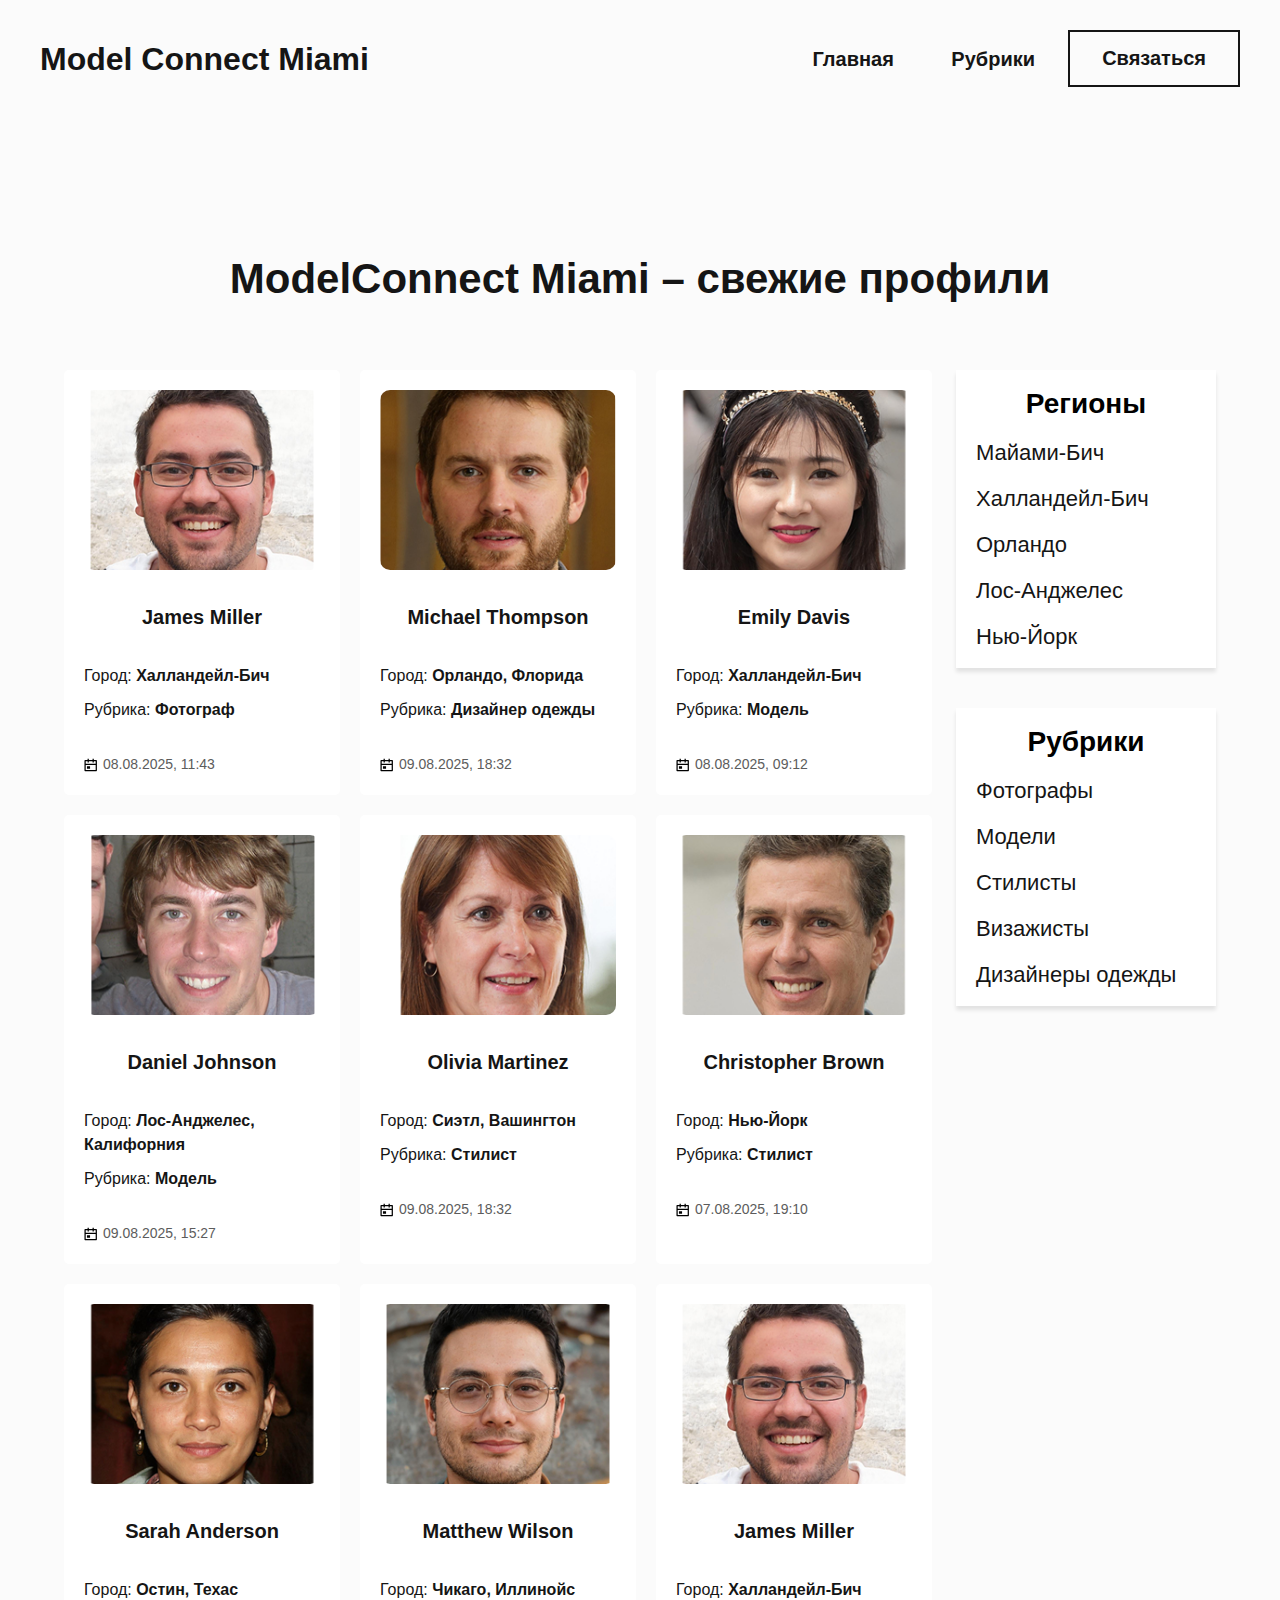
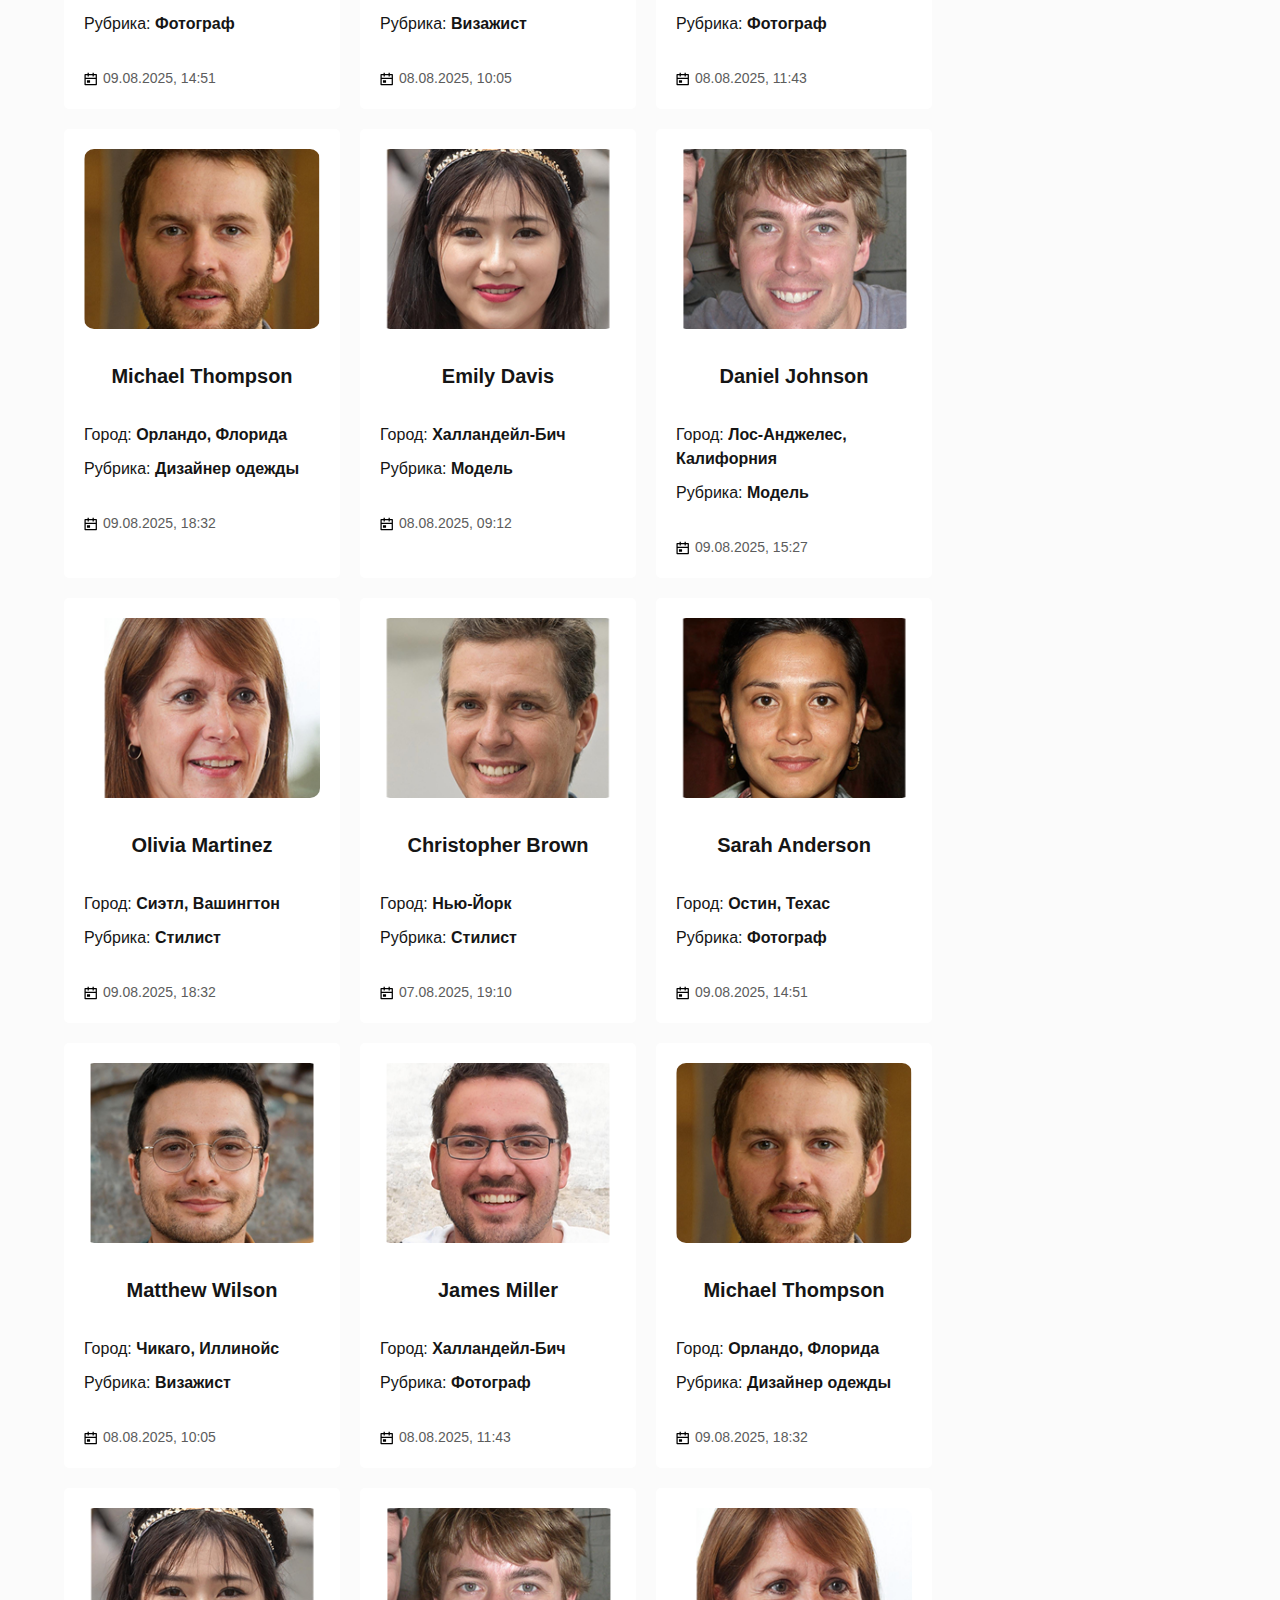
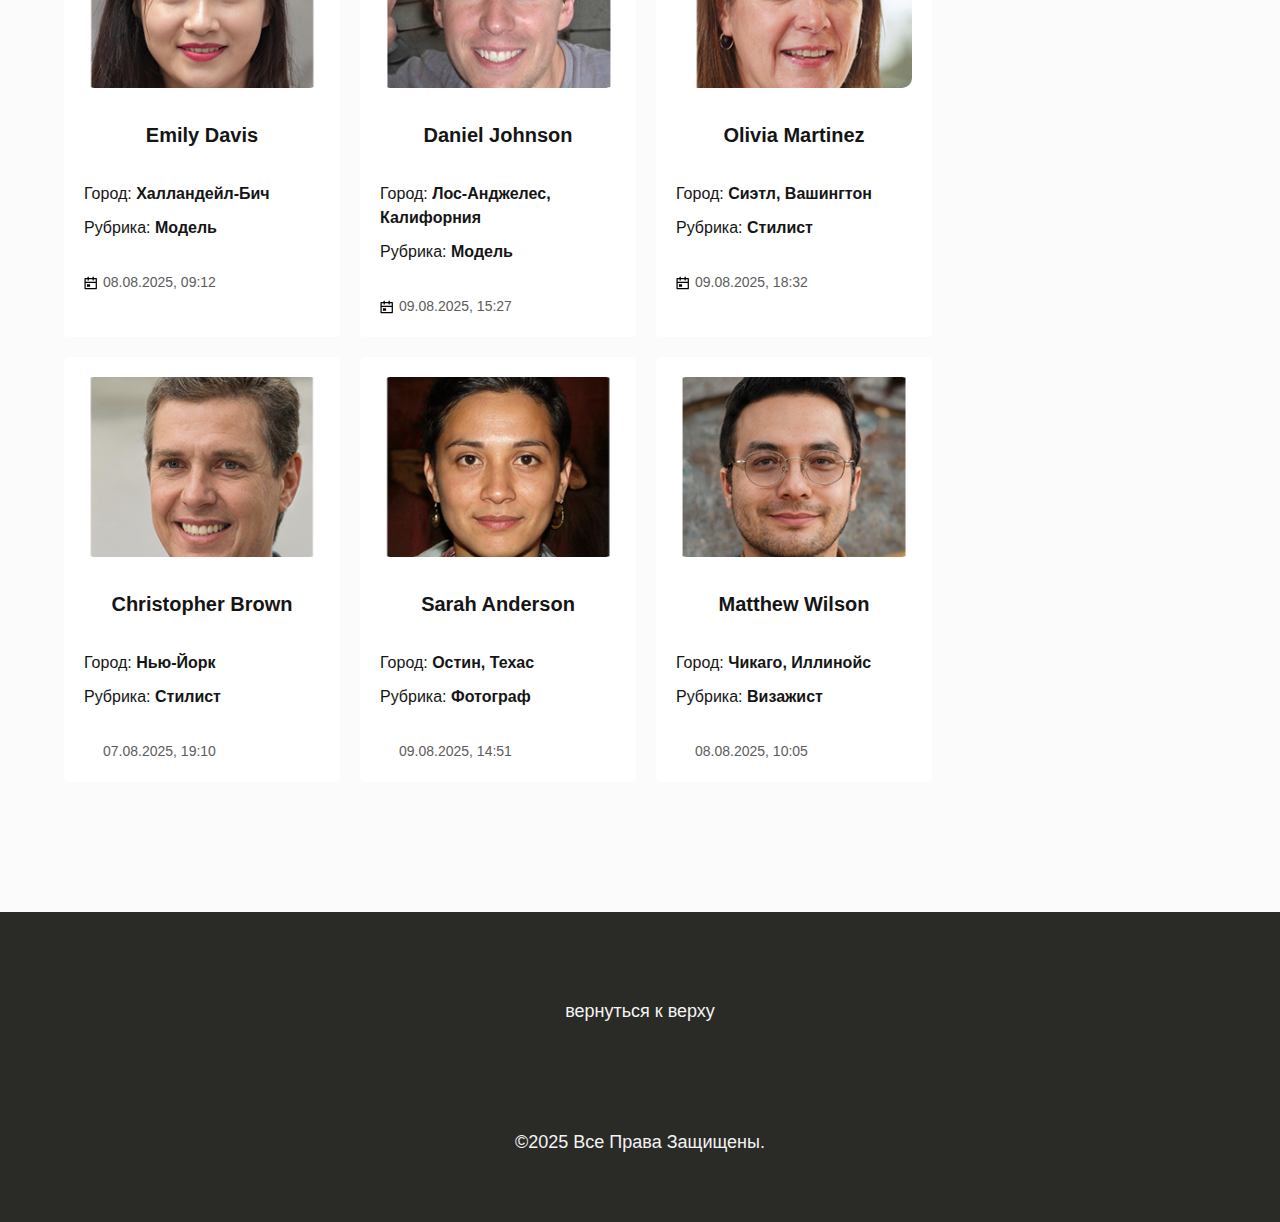
<file: index.html>
<!DOCTYPE html>
<html lang="ru">
  <head>
    <meta charset="UTF-8" />
    <meta name="viewport" content="width=device-width, initial-scale=1.0" />
    <title>ModelConnect Miami – свежие профили</title>
    <link rel="stylesheet" href="./css/style.css" />
  </head>
  <body>
    <header class="header-wrapper">
      <p class="header-logo-text">Model Connect Miami</p>
      <nav id="navigation">
        <ul class="header-nav-list">
          <li class="header-nav-item">
            <a class="header-nav-item-text" href="./index.html">Главная</a>
          </li>
          <li class="header-nav-item">
            <a class="header-nav-item-text" href="./region.html">Рубрики</a>
          </li>
          <button class="header-button">Связаться</button>
        </ul>
      </nav>
      <img src="./img/icons/menu-burger.svg" alt="Меню" class="menu-icon" />
    </header>

    <main>
      <section class="profiles-section">
        <h1 class="profiles-section-title">
          ModelConnect Miami – свежие профили
        </h1>
        <div class="main-layout">
          <div class="profiles-section-cards">
            <article class="card">
              <a href="post.html" class="card-link">
                <img
                  class="profile-image"
                  src="./img/profiles/jam_mill.png"
                  alt="James Miller"
                  loading="lazy"
                />
                <h2 class="profile-name">James Miller</h2>
                <div class="profile-details">
                  <p class="profile-city">
                    Город: <span class="city-name"> Халландейл-Бич </span>
                  </p>
                  <p class="profile-job">
                    Рубрика:<span class="job-name"> Фотограф</span>
                  </p>
                </div>
                <div class="profile-time">
                  <img
                    src="./img/icons/time.svg"
                    alt="Иконка времени"
                    class="time-icon"
                    loading="lazy"
                  />
                  <time class="profile-datetime" datetime="2025-08-08T11:43"
                    >08.08.2025, 11:43</time
                  >
                </div>
              </a>
            </article>

            <article class="card">
              <img
                class="profile-image"
                src="./img/profiles/michael_th.png"
                alt="Michael Thompson"
                loading="lazy"
              />
              <h2 class="profile-name">Michael Thompson</h2>
              <div class="profile-details">
                <p class="profile-city">
                  Город: <span class="city-name"> Орландо, Флорида </span>
                </p>
                <p class="profile-job">
                  Рубрика:<span class="job-name"> Дизайнер одежды</span>
                </p>
              </div>
              <div class="profile-time">
                <img
                  src="./img/icons/time.svg"
                  alt="Иконка времени"
                  class="time-icon"
                  loading="lazy"
                />
                <time class="profile-datetime" datetime="2025-08-08T11:43"
                  >09.08.2025, 18:32</time
                >
              </div>
            </article>

            <article class="card">
              <img
                class="profile-image"
                src="./img/profiles/emily_dav.png"
                alt="Emily Davis"
                loading="lazy"
              />
              <h2 class="profile-name">Emily Davis</h2>
              <div class="profile-details">
                <p class="profile-city">
                  Город:
                  <span class="city-name"> Халландейл-Бич</span>
                </p>
                <p class="profile-job">
                  Рубрика:<span class="job-name"> Модель</span>
                </p>
              </div>
              <div class="profile-time">
                <img
                  src="./img/icons/time.svg"
                  alt="Иконка времени"
                  class="time-icon"
                  loading="lazy"
                />
                <time class="profile-datetime" datetime="2025-08-08T11:43"
                  >08.08.2025, 09:12</time
                >
              </div>
            </article>

            <article class="card">
              <img
                class="profile-image"
                src="./img/profiles/daniel_john.png"
                alt="Daniel Johnson"
                loading="lazy"
              />
              <h2 class="profile-name">Daniel Johnson</h2>
              <div class="profile-details">
                <p class="profile-city">
                  Город:
                  <span class="city-name"> Лос-Анджелес, Калифорния </span>
                </p>
                <p class="profile-job">
                  Рубрика:<span class="job-name"> Модель</span>
                </p>
              </div>
              <div class="profile-time">
                <img
                  src="./img/icons/time.svg"
                  alt="Иконка времени"
                  class="time-icon"
                  loading="lazy"
                />
                <time class="profile-datetime" datetime="2025-08-08T11:43"
                  >09.08.2025, 15:27</time
                >
              </div>
            </article>

            <article class="card">
              <img
                class="profile-image"
                src="./img/profiles/olivia_mart.png"
                alt="Olivia Martinez"
                loading="lazy"
              />
              <h2 class="profile-name">Olivia Martinez</h2>
              <div class="profile-details">
                <p class="profile-city">
                  Город: <span class="city-name"> Сиэтл, Вашингтон </span>
                </p>
                <p class="profile-job">
                  Рубрика:<span class="job-name"> Стилист</span>
                </p>
              </div>
              <div class="profile-time">
                <img
                  src="./img/icons/time.svg"
                  alt="Иконка времени"
                  class="time-icon"
                  loading="lazy"
                />
                <time class="profile-datetime" datetime="2025-08-08T11:43"
                  >09.08.2025, 18:32</time
                >
              </div>
            </article>

            <article class="card">
              <img
                class="profile-image"
                src="./img/profiles/chtist_br.png"
                alt="Christopher Brown"
                loading="lazy"
              />
              <h2 class="profile-name">Christopher Brown</h2>
              <div class="profile-details">
                <p class="profile-city">
                  Город: <span class="city-name"> Нью-Йорк </span>
                </p>
                <p class="profile-job">
                  Рубрика:<span class="job-name"> Стилист</span>
                </p>
              </div>
              <div class="profile-time">
                <img
                  src="./img/icons/time.svg"
                  alt="Иконка времени"
                  class="time-icon"
                  loading="lazy"
                />
                <time class="profile-datetime" datetime="2025-08-08T11:43"
                  >07.08.2025, 19:10</time
                >
              </div>
            </article>

            <article class="card">
              <img
                class="profile-image"
                src="./img/profiles/sarah_anderson.png"
                alt="Sarah Anderson"
                loading="lazy"
              />
              <h2 class="profile-name">Sarah Anderson</h2>
              <div class="profile-details">
                <p class="profile-city">
                  Город: <span class="city-name"> Остин, Техас</span>
                </p>
                <p class="profile-job">
                  Рубрика:<span class="job-name"> Фотограф</span>
                </p>
              </div>
              <div class="profile-time">
                <img
                  src="./img/icons/time.svg"
                  alt="Иконка времени"
                  class="time-icon"
                  loading="lazy"
                />
                <time class="profile-datetime" datetime="2025-08-08T11:43"
                  >09.08.2025, 14:51</time
                >
              </div>
            </article>

            <article class="card">
              <img
                class="profile-image"
                src="./img/profiles/mathew_wil.png"
                alt="Matthew Wilson"
                loading="lazy"
              />
              <h2 class="profile-name">Matthew Wilson</h2>
              <div class="profile-details">
                <p class="profile-city">
                  Город: <span class="city-name"> Чикаго, Иллинойс </span>
                </p>
                <p class="profile-job">
                  Рубрика:<span class="job-name"> Визажист</span>
                </p>
              </div>
              <div class="profile-time">
                <img
                  src="./img/icons/time.svg"
                  alt="Иконка времени"
                  class="time-icon"
                  loading="lazy"
                />
                <time class="profile-datetime" datetime="2025-08-08T11:43"
                  >08.08.2025, 10:05</time
                >
              </div>
            </article>

            <article class="card">
              <a href="post.html" class="card-link">
                <img
                  class="profile-image"
                  src="./img/profiles/jam_mill.png"
                  alt="James Miller"
                  loading="lazy"
                />
                <h2 class="profile-name">James Miller</h2>
                <div class="profile-details">
                  <p class="profile-city">
                    Город: <span class="city-name"> Халландейл-Бич </span>
                  </p>
                  <p class="profile-job">
                    Рубрика:<span class="job-name"> Фотограф</span>
                  </p>
                </div>
                <div class="profile-time">
                  <img
                    src="./img/icons/time.svg"
                    alt="Иконка времени"
                    class="time-icon"
                    loading="lazy"
                  />
                  <time class="profile-datetime" datetime="2025-08-08T11:43"
                    >08.08.2025, 11:43</time
                  >
                </div>
              </a>
            </article>

            <article class="card">
              <img
                class="profile-image"
                src="./img/profiles/michael_th.png"
                alt="Michael Thompson"
                loading="lazy"
              />
              <h2 class="profile-name">Michael Thompson</h2>
              <div class="profile-details">
                <p class="profile-city">
                  Город: <span class="city-name"> Орландо, Флорида </span>
                </p>
                <p class="profile-job">
                  Рубрика:<span class="job-name"> Дизайнер одежды</span>
                </p>
              </div>
              <div class="profile-time">
                <img
                  src="./img/icons/time.svg"
                  alt="Иконка времени"
                  class="time-icon"
                  loading="lazy"
                />
                <time class="profile-datetime" datetime="2025-08-08T11:43"
                  >09.08.2025, 18:32</time
                >
              </div>
            </article>

            <article class="card">
              <img
                class="profile-image"
                src="./img/profiles/emily_dav.png"
                alt="Emily Davis"
                loading="lazy"
              />
              <h2 class="profile-name">Emily Davis</h2>
              <div class="profile-details">
                <p class="profile-city">
                  Город:
                  <span class="city-name"> Халландейл-Бич</span>
                </p>
                <p class="profile-job">
                  Рубрика:<span class="job-name"> Модель</span>
                </p>
              </div>
              <div class="profile-time">
                <img
                  src="./img/icons/time.svg"
                  alt="Иконка времени"
                  class="time-icon"
                  loading="lazy"
                />
                <time class="profile-datetime" datetime="2025-08-08T11:43"
                  >08.08.2025, 09:12</time
                >
              </div>
            </article>

            <article class="card">
              <img
                class="profile-image"
                src="./img/profiles/daniel_john.png"
                alt="Daniel Johnson"
                loading="lazy"
              />
              <h2 class="profile-name">Daniel Johnson</h2>
              <div class="profile-details">
                <p class="profile-city">
                  Город:
                  <span class="city-name"> Лос-Анджелес, Калифорния </span>
                </p>
                <p class="profile-job">
                  Рубрика:<span class="job-name"> Модель</span>
                </p>
              </div>
              <div class="profile-time">
                <img
                  src="./img/icons/time.svg"
                  alt="Иконка времени"
                  class="time-icon"
                  loading="lazy"
                />
                <time class="profile-datetime" datetime="2025-08-08T11:43"
                  >09.08.2025, 15:27</time
                >
              </div>
            </article>

            <article class="card">
              <img
                class="profile-image"
                src="./img/profiles/olivia_mart.png"
                alt="Olivia Martinez"
                loading="lazy"
              />
              <h2 class="profile-name">Olivia Martinez</h2>
              <div class="profile-details">
                <p class="profile-city">
                  Город: <span class="city-name"> Сиэтл, Вашингтон </span>
                </p>
                <p class="profile-job">
                  Рубрика:<span class="job-name"> Стилист</span>
                </p>
              </div>
              <div class="profile-time">
                <img
                  src="./img/icons/time.svg"
                  alt="Иконка времени"
                  class="time-icon"
                  loading="lazy"
                />
                <time class="profile-datetime" datetime="2025-08-08T11:43"
                  >09.08.2025, 18:32</time
                >
              </div>
            </article>

            <article class="card">
              <img
                class="profile-image"
                src="./img/profiles/chtist_br.png"
                alt="Christopher Brown"
                loading="lazy"
              />
              <h2 class="profile-name">Christopher Brown</h2>
              <div class="profile-details">
                <p class="profile-city">
                  Город: <span class="city-name"> Нью-Йорк </span>
                </p>
                <p class="profile-job">
                  Рубрика:<span class="job-name"> Стилист</span>
                </p>
              </div>
              <div class="profile-time">
                <img
                  src="./img/icons/time.svg"
                  alt="Иконка времени"
                  class="time-icon"
                  loading="lazy"
                />
                <time class="profile-datetime" datetime="2025-08-08T11:43"
                  >07.08.2025, 19:10</time
                >
              </div>
            </article>

            <article class="card">
              <img
                class="profile-image"
                src="./img/profiles/sarah_anderson.png"
                alt="Sarah Anderson"
                loading="lazy"
              />
              <h2 class="profile-name">Sarah Anderson</h2>
              <div class="profile-details">
                <p class="profile-city">
                  Город: <span class="city-name"> Остин, Техас</span>
                </p>
                <p class="profile-job">
                  Рубрика:<span class="job-name"> Фотограф</span>
                </p>
              </div>
              <div class="profile-time">
                <img
                  src="./img/icons/time.svg"
                  alt="Иконка времени"
                  class="time-icon"
                  loading="lazy"
                />
                <time class="profile-datetime" datetime="2025-08-08T11:43"
                  >09.08.2025, 14:51</time
                >
              </div>
            </article>

            <article class="card">
              <img
                class="profile-image"
                src="./img/profiles/mathew_wil.png"
                alt="Matthew Wilson"
                loading="lazy"
              />
              <h2 class="profile-name">Matthew Wilson</h2>
              <div class="profile-details">
                <p class="profile-city">
                  Город: <span class="city-name"> Чикаго, Иллинойс </span>
                </p>
                <p class="profile-job">
                  Рубрика:<span class="job-name"> Визажист</span>
                </p>
              </div>
              <div class="profile-time">
                <img
                  src="./img/icons/time.svg"
                  alt="Иконка времени"
                  class="time-icon"
                  loading="lazy"
                />
                <time class="profile-datetime" datetime="2025-08-08T11:43"
                  >08.08.2025, 10:05</time
                >
              </div>
            </article>

            <article class="card">
              <a href="post.html" class="card-link">
                <img
                  class="profile-image"
                  src="./img/profiles/jam_mill.png"
                  alt="James Miller"
                  loading="lazy"
                />
                <h2 class="profile-name">James Miller</h2>
                <div class="profile-details">
                  <p class="profile-city">
                    Город: <span class="city-name"> Халландейл-Бич </span>
                  </p>
                  <p class="profile-job">
                    Рубрика:<span class="job-name"> Фотограф</span>
                  </p>
                </div>
                <div class="profile-time">
                  <img
                    src="./img/icons/time.svg"
                    alt="Иконка времени"
                    class="time-icon"
                    loading="lazy"
                  />
                  <time class="profile-datetime" datetime="2025-08-08T11:43"
                    >08.08.2025, 11:43</time
                  >
                </div>
              </a>
            </article>

            <article class="card">
              <img
                class="profile-image"
                src="./img/profiles/michael_th.png"
                alt="Michael Thompson"
                loading="lazy"
              />
              <h2 class="profile-name">Michael Thompson</h2>
              <div class="profile-details">
                <p class="profile-city">
                  Город: <span class="city-name"> Орландо, Флорида </span>
                </p>
                <p class="profile-job">
                  Рубрика:<span class="job-name"> Дизайнер одежды</span>
                </p>
              </div>
              <div class="profile-time">
                <img
                  src="./img/icons/time.svg"
                  alt="Иконка времени"
                  class="time-icon"
                  loading="lazy"
                />
                <time class="profile-datetime" datetime="2025-08-08T11:43"
                  >09.08.2025, 18:32</time
                >
              </div>
            </article>

            <article class="card">
              <img
                class="profile-image"
                src="./img/profiles/emily_dav.png"
                alt="Emily Davis"
                loading="lazy"
              />
              <h2 class="profile-name">Emily Davis</h2>
              <div class="profile-details">
                <p class="profile-city">
                  Город:
                  <span class="city-name"> Халландейл-Бич</span>
                </p>
                <p class="profile-job">
                  Рубрика:<span class="job-name"> Модель</span>
                </p>
              </div>
              <div class="profile-time">
                <img
                  src="./img/icons/time.svg"
                  alt="Иконка времени"
                  class="time-icon"
                  loading="lazy"
                />
                <time class="profile-datetime" datetime="2025-08-08T11:43"
                  >08.08.2025, 09:12</time
                >
              </div>
            </article>

            <article class="card">
              <img
                class="profile-image"
                src="./img/profiles/daniel_john.png"
                alt="Daniel Johnson"
                loading="lazy"
              />
              <h2 class="profile-name">Daniel Johnson</h2>
              <div class="profile-details">
                <p class="profile-city">
                  Город:
                  <span class="city-name"> Лос-Анджелес, Калифорния </span>
                </p>
                <p class="profile-job">
                  Рубрика:<span class="job-name"> Модель</span>
                </p>
              </div>
              <div class="profile-time">
                <img
                  src="./img/icons/time.svg"
                  alt="Иконка времени"
                  class="time-icon"
                  loading="lazy"
                />
                <time class="profile-datetime" datetime="2025-08-08T11:43"
                  >09.08.2025, 15:27</time
                >
              </div>
            </article>

            <article class="card">
              <img
                class="profile-image"
                src="./img/profiles/olivia_mart.png"
                alt="Olivia Martinez"
                loading="lazy"
              />
              <h2 class="profile-name">Olivia Martinez</h2>
              <div class="profile-details">
                <p class="profile-city">
                  Город: <span class="city-name"> Сиэтл, Вашингтон </span>
                </p>
                <p class="profile-job">
                  Рубрика:<span class="job-name"> Стилист</span>
                </p>
              </div>
              <div class="profile-time">
                <img
                  src="./img/icons/time.svg"
                  alt="Иконка времени"
                  class="time-icon"
                  loading="lazy"
                />
                <time class="profile-datetime" datetime="2025-08-08T11:43"
                  >09.08.2025, 18:32</time
                >
              </div>
            </article>

            <article class="card">
              <img
                class="profile-image"
                src="./img/profiles/chtist_br.png"
                alt="Christopher Brown"
                loading="lazy"
              />
              <h2 class="profile-name">Christopher Brown</h2>
              <div class="profile-details">
                <p class="profile-city">
                  Город: <span class="city-name"> Нью-Йорк </span>
                </p>
                <p class="profile-job">
                  Рубрика:<span class="job-name"> Стилист</span>
                </p>
              </div>
              <div class="profile-time">
                <img
                  src="./img/icons/time.svg"
                  alt="Иконка времени"
                  class="time-icon"
                  loading="lazy"
                />
                <time class="profile-datetime" datetime="2025-08-08T11:43"
                  >07.08.2025, 19:10</time
                >
              </div>
            </article>

            <article class="card">
              <img
                class="profile-image"
                src="./img/profiles/sarah_anderson.png"
                alt="Sarah Anderson"
                loading="lazy"
              />
              <h2 class="profile-name">Sarah Anderson</h2>
              <div class="profile-details">
                <p class="profile-city">
                  Город: <span class="city-name"> Остин, Техас</span>
                </p>
                <p class="profile-job">
                  Рубрика:<span class="job-name"> Фотограф</span>
                </p>
              </div>
              <div class="profile-time">
                <img
                  src="./img/icons/time.svg"
                  alt="Иконка времени"
                  class="time-icon"
                  loading="lazy"
                />
                <time class="profile-datetime" datetime="2025-08-08T11:43"
                  >09.08.2025, 14:51</time
                >
              </div>
            </article>

            <article class="card">
              <img
                class="profile-image"
                src="./img/profiles/mathew_wil.png"
                alt="Matthew Wilson"
                loading="lazy"
              />
              <h2 class="profile-name">Matthew Wilson</h2>
              <div class="profile-details">
                <p class="profile-city">
                  Город: <span class="city-name"> Чикаго, Иллинойс </span>
                </p>
                <p class="profile-job">
                  Рубрика:<span class="job-name"> Визажист</span>
                </p>
              </div>
              <div class="profile-time">
                <img
                  src="./img/icons/time.svg"
                  alt="Иконка времени"
                  class="time-icon"
                  loading="lazy"
                />
                <time class="profile-datetime" datetime="2025-08-08T11:43"
                  >08.08.2025, 10:05</time
                >
              </div>
            </article>
          </div>

          <aside class="sidebar">
            <section class="region-section-wrapper" aria-labelledby="regions">
              <h3 id="regions">Регионы</h3>
              <ul class="region-list">
                <li class="region-item">
                  <a href="./#">Майами-Бич</a>
                </li>
                <li class="region-item">
                  <a href="./region.html">Халландейл-Бич</a>
                </li>
                <li class="region-item"><a href="./#">Орландо</a></li>
                <li class="region-item">
                  <a href="./#">Лос-Анджелес</a>
                </li>
                <li class="region-item">
                  <a href="./#">Нью-Йорк</a>
                </li>
              </ul>
            </section>
            <section
              class="category-section-wrapper"
              aria-labelledby="categories"
            >
              <h3 id="categories">Рубрики</h3>
              <ul class="category-list">
                <li class="category-item">
                  <a href="./category.html">Фотографы</a>
                </li>
                <li class="category-item">
                  <a href="./#">Модели</a>
                </li>
                <li class="category-item">
                  <a href="./#">Стилисты</a>
                </li>
                <li class="category-item">
                  <a href="./#">Визажисты</a>
                </li>
                <li class="category-item">
                  <a href="./#">Дизайнеры одежды</a>
                </li>
              </ul>
            </section>
          </aside>
        </div>
      </section>
    </main>

    <footer class="footer-wrapper">
      <a href="#top" class="footer-back-to-top">
        <img
          class="footer-back-icon"
          src="./img/icons/arrow-top.svg"
          alt="Вверх"
          loading="lazy"
        />
        вернуться к верху
      </a>
      <div class="footer-social-list">
        <img
          src="./img/icons/facebook.svg"
          alt="facebook"
          class="footer-social-icon"
          loading="lazy"
        />
        <img
          src="./img/icons/linkedIn.svg"
          alt="linkedIn"
          class="footer-social-icon"
          loading="lazy"
        />
        <img
          src="./img/icons/gmail.svg"
          alt="gmail"
          class="footer-social-icon"
          loading="lazy"
        />
        <img
          src="./img/icons/instagram.svg"
          alt="instagram"
          class="footer-social-icon"
          loading="lazy"
        />
      </div>
      <p>&copy;2025 Все Права Защищены.</p>
    </footer>
  </body>
</html>
</file>
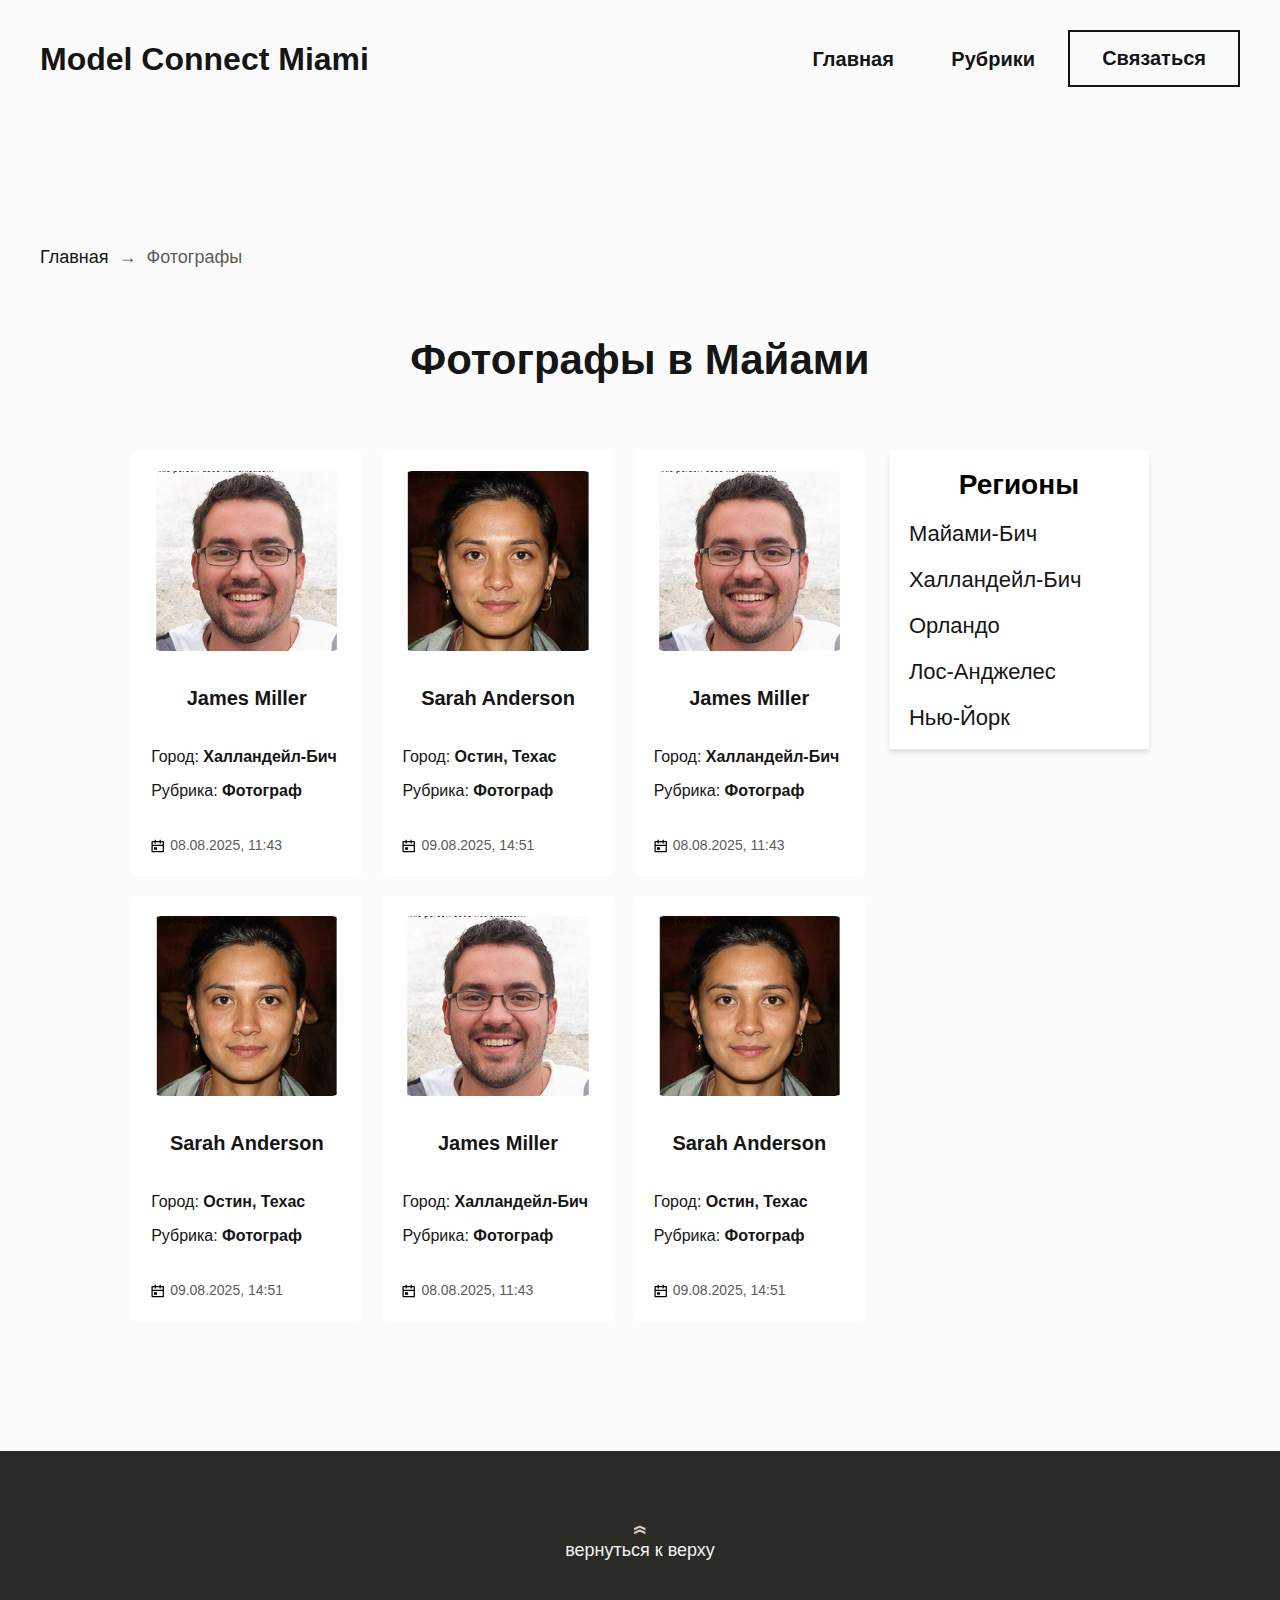
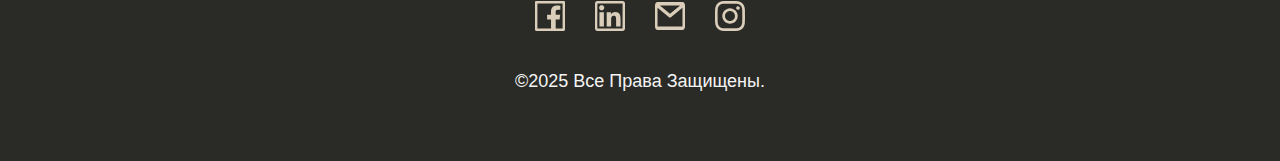
<file: category.html>
<!DOCTYPE html>
<html lang="en">
  <head>
    <meta charset="UTF-8" />
    <meta name="viewport" content="width=device-width, initial-scale=1.0" />
    <title>Category - Model Connect Miami</title>
    <link rel="stylesheet" href="./css/style.css" />
  </head>
  <body>
    <header class="header-wrapper">
      <p class="header-logo-text">Model Connect Miami</p>
      <nav id="navigation">
        <ul class="header-nav-list">
          <li class="header-nav-item">
            <a class="header-nav-item-text" href="./index.html">Главная</a>
          </li>
          <li class="header-nav-item">
            <a class="header-nav-item-text" href="./region.html">Рубрики</a>
          </li>
          <button class="header-button">Связаться</button>
        </ul>
      </nav>
      <img src="./img/icons/menu-burger.svg" alt="Меню" class="menu-icon" />
    </header>

    <main>
      <section class="profiles-section">
        <nav class="breadcrumbs" aria-label="breadcrumb">
          <ul>
            <li><a href="./index.html">Главная</a></li>
            <li>→</li>
            <li>Фотографы</li>
          </ul>
        </nav>
        <h1 class="profiles-section-title">Фотографы в Майами</h1>
        <div class="main-layout">
          <div class="profiles-section-cards">
            <article class="card">
              <a href="post.html" class="card-link">
                <img
                  class="profile-image"
                  src="./img/profiles/jam_mill.png"
                  alt="James Miller"
                  loading="lazy"
                />
                <h2 class="profile-name">James Miller</h2>
                <div class="profile-details">
                  <p class="profile-city">
                    Город: <span class="city-name"> Халландейл-Бич </span>
                  </p>
                  <p class="profile-job">
                    Рубрика:<span class="job-name"> Фотограф</span>
                  </p>
                </div>
                <div class="profile-time">
                  <img
                    src="./img/icons/time.svg"
                    alt="Иконка времени"
                    class="time-icon"
                    loading="lazy"
                  />
                  <time class="profile-datetime" datetime="2025-08-08T11:43"
                    >08.08.2025, 11:43</time
                  >
                </div>
              </a>
            </article>
            <article class="card">
              <img
                class="profile-image"
                src="./img/profiles/sarah_anderson.png"
                alt="Sarah Anderson"
                loading="lazy"
              />
              <h2 class="profile-name">Sarah Anderson</h2>
              <div class="profile-details">
                <p class="profile-city">
                  Город: <span class="city-name"> Остин, Техас</span>
                </p>
                <p class="profile-job">
                  Рубрика:<span class="job-name"> Фотограф</span>
                </p>
              </div>
              <div class="profile-time">
                <img
                  src="./img/icons/time.svg"
                  alt="Иконка времени"
                  class="time-icon"
                  loading="lazy"
                />
                <time class="profile-datetime" datetime="2025-08-08T11:43"
                  >09.08.2025, 14:51</time
                >
              </div>
            </article>
            <article class="card">
              <a href="post.html" class="card-link">
                <img
                  class="profile-image"
                  src="./img/profiles/jam_mill.png"
                  alt="James Miller"
                  loading="lazy"
                />
                <h2 class="profile-name">James Miller</h2>
                <div class="profile-details">
                  <p class="profile-city">
                    Город: <span class="city-name"> Халландейл-Бич </span>
                  </p>
                  <p class="profile-job">
                    Рубрика:<span class="job-name"> Фотограф</span>
                  </p>
                </div>
                <div class="profile-time">
                  <img
                    src="./img/icons/time.svg"
                    alt="Иконка времени"
                    class="time-icon"
                    loading="lazy"
                  />
                  <time class="profile-datetime" datetime="2025-08-08T11:43"
                    >08.08.2025, 11:43</time
                  >
                </div>
              </a>
            </article>
            <article class="card">
              <img
                class="profile-image"
                src="./img/profiles/sarah_anderson.png"
                alt="Sarah Anderson"
                loading="lazy"
              />
              <h2 class="profile-name">Sarah Anderson</h2>
              <div class="profile-details">
                <p class="profile-city">
                  Город: <span class="city-name"> Остин, Техас</span>
                </p>
                <p class="profile-job">
                  Рубрика:<span class="job-name"> Фотограф</span>
                </p>
              </div>
              <div class="profile-time">
                <img
                  src="./img/icons/time.svg"
                  alt="Иконка времени"
                  class="time-icon"
                  loading="lazy"
                />
                <time class="profile-datetime" datetime="2025-08-08T11:43"
                  >09.08.2025, 14:51</time
                >
              </div>
            </article>
            <article class="card">
              <a href="post.html" class="card-link">
                <img
                  class="profile-image"
                  src="./img/profiles/jam_mill.png"
                  alt="James Miller"
                  loading="lazy"
                />
                <h2 class="profile-name">James Miller</h2>
                <div class="profile-details">
                  <p class="profile-city">
                    Город: <span class="city-name"> Халландейл-Бич </span>
                  </p>
                  <p class="profile-job">
                    Рубрика:<span class="job-name"> Фотограф</span>
                  </p>
                </div>
                <div class="profile-time">
                  <img
                    src="./img/icons/time.svg"
                    alt="Иконка времени"
                    class="time-icon"
                    loading="lazy"
                  />
                  <time class="profile-datetime" datetime="2025-08-08T11:43"
                    >08.08.2025, 11:43</time
                  >
                </div>
              </a>
            </article>
            <article class="card">
              <img
                class="profile-image"
                src="./img/profiles/sarah_anderson.png"
                alt="Sarah Anderson"
                loading="lazy"
              />
              <h2 class="profile-name">Sarah Anderson</h2>
              <div class="profile-details">
                <p class="profile-city">
                  Город: <span class="city-name"> Остин, Техас</span>
                </p>
                <p class="profile-job">
                  Рубрика:<span class="job-name"> Фотограф</span>
                </p>
              </div>
              <div class="profile-time">
                <img
                  src="./img/icons/time.svg"
                  alt="Иконка времени"
                  class="time-icon"
                  loading="lazy"
                />
                <time class="profile-datetime" datetime="2025-08-08T11:43"
                  >09.08.2025, 14:51</time
                >
              </div>
            </article>
          </div>

          <aside class="sidebar">
            <section class="region-section-wrapper" aria-labelledby="regions">
              <h3 id="regions">Регионы</h3>
              <ul class="region-list">
                <li class="region-item">
                  <a href="./#">Майами-Бич</a>
                </li>
                <li class="region-item">
                  <a href="./region.html">Халландейл-Бич</a>
                </li>
                <li class="region-item"><a href="./#">Орландо</a></li>
                <li class="region-item">
                  <a href="./#">Лос-Анджелес</a>
                </li>
                <li class="region-item">
                  <a href="./#">Нью-Йорк</a>
                </li>
              </ul>
            </section>
          </aside>
        </div>
      </section>
    </main>

    <footer class="footer-wrapper">
      <a href="#top" class="footer-back-to-top">
        <img
          class="footer-back-icon"
          src="./img/icons/arrow-top.svg"
          alt="Вверх"
          loading="lazy"
        />
        вернуться к верху
      </a>
      <div class="footer-social-list">
        <img
          src="./img/icons/facebook.svg"
          alt="facebook"
          class="footer-social-icon"
          loading="lazy"
        />
        <img
          src="./img/icons/linkedIn.svg"
          alt="linkedIn"
          class="footer-social-icon"
          loading="lazy"
        />
        <img
          src="./img/icons/gmail.svg"
          alt="gmail"
          class="footer-social-icon"
          loading="lazy"
        />
        <img
          src="./img/icons/instagram.svg"
          alt="instagram"
          class="footer-social-icon"
          loading="lazy"
        />
      </div>
      <p>&copy;2025 Все Права Защищены.</p>
    </footer>
  </body>
</html>
</file>
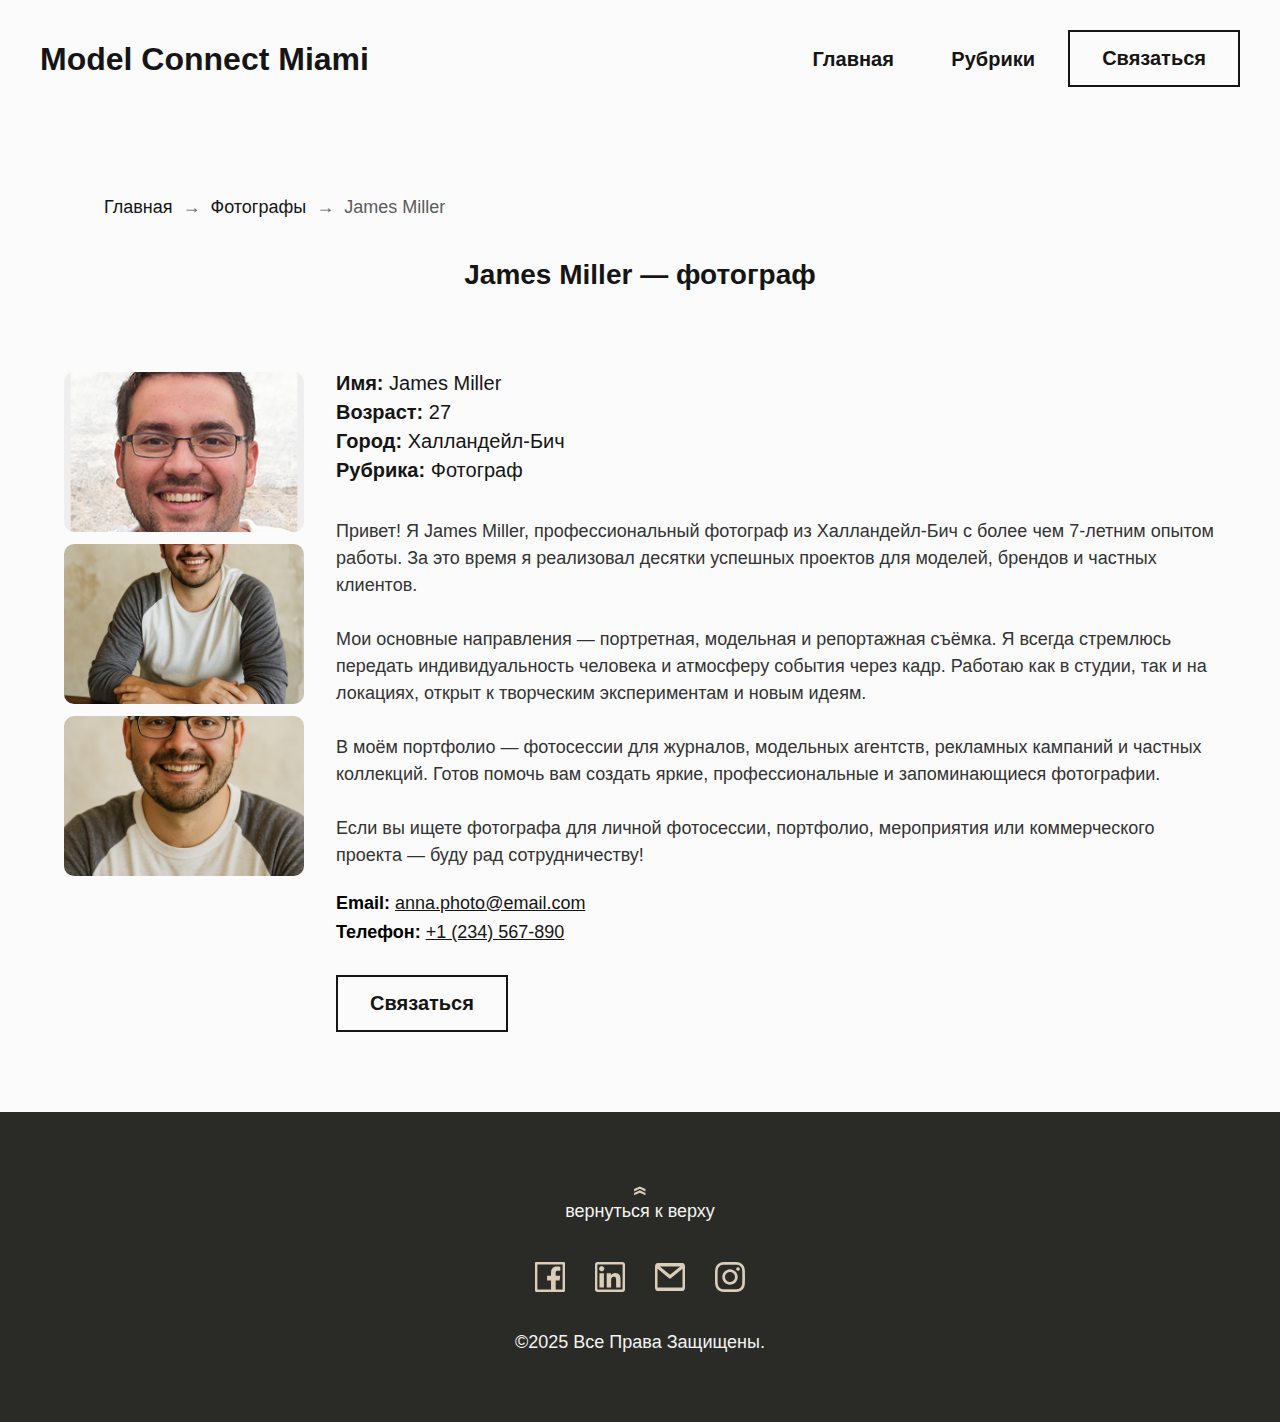
<file: post.html>
<!DOCTYPE html>
<html lang="ru">
  <head>
    <meta charset="UTF-8" />
    <meta name="viewport" content="width=device-width, initial-scale=1.0" />
    <title>James Miller — фотограф | Model Connect Miami</title>
    <link rel="stylesheet" href="./css/style.css" />
  </head>
  <body>
    <header class="header-wrapper">
      <p class="header-logo-text">Model Connect Miami</p>
      <nav id="navigation">
        <ul class="header-nav-list">
          <li class="header-nav-item">
            <a class="header-nav-item-text" href="./index.html">Главная</a>
          </li>
          <li class="header-nav-item">
            <a class="header-nav-item-text" href="./region.html">Рубрики</a>
          </li>
          <button class="header-button">Связаться</button>
        </ul>
      </nav>
      <img src="./img/icons/menu-burger.svg" alt="Меню" class="menu-icon" />
    </header>

    <main>
      <section class="profile-post-section">
        <nav class="breadcrumbs" aria-label="breadcrumb">
          <ul>
            <li><a href="./index.html">Главная</a></li>
            <li>→</li>
            <li><a href="./category.html">Фотографы</a></li>
            <li>→</li>
            <li>James Miller</li>
          </ul>
        </nav>
        <h1 class="profile-post-title">James Miller — фотограф</h1>
        <div class="profile-post-main">
          <div class="profile-post-gallery">
            <img
              src="./img/profiles/jam_mill.png"
              alt="James Miller фото 1"
              class="profile-post-image"
              loading="lazy"
            />
            <img
              src="./img/profiles/jam_mill2.png"
              alt="James Miller фото 2"
              class="profile-post-image"
              loading="lazy"
            />
            <img
              src="./img/profiles/jam_mill3.png"
              alt="James Miller фото 3"
              class="profile-post-image"
              loading="lazy"
            />
          </div>
          <div class="profile-post-info">
            <ul class="profile-post-details">
              <li><strong>Имя:</strong> James Miller</li>
              <li><strong>Возраст:</strong> 27</li>
              <li><strong>Город:</strong> Халландейл-Бич</li>
              <li><strong>Рубрика:</strong> Фотограф</li>
            </ul>
            <div class="profile-post-description">
              <p>
                Привет! Я James Miller, профессиональный фотограф из
                Халландейл-Бич с более чем 7-летним опытом работы. За это время
                я реализовал десятки успешных проектов для моделей, брендов и
                частных клиентов.
                <br /><br />
                Мои основные направления — портретная, модельная и репортажная
                съёмка. Я всегда стремлюсь передать индивидуальность человека и
                атмосферу события через кадр. Работаю как в студии, так и на
                локациях, открыт к творческим экспериментам и новым идеям.
                <br /><br />
                В моём портфолио — фотосессии для журналов, модельных агентств,
                рекламных кампаний и частных коллекций. Готов помочь вам создать
                яркие, профессиональные и запоминающиеся фотографии.
                <br /><br />
                Если вы ищете фотографа для личной фотосессии, портфолио,
                мероприятия или коммерческого проекта — буду рад сотрудничеству!
              </p>
            </div>
            <div class="profile-post-contacts">
              <p>
                <strong>Email:</strong>
                <a href="mailto:anna.photo@email.com">anna.photo@email.com</a>
              </p>
              <p>
                <strong>Телефон:</strong>
                <a href="tel:+1234567890">+1 (234) 567-890</a>
              </p>
            </div>
            <button class="profile-post-button">Связаться</button>
          </div>
        </div>
      </section>
      <footer class="footer-wrapper">
        <a href="#top" class="footer-back-to-top">
          <img
            class="footer-back-icon"
            src="./img/icons/arrow-top.svg"
            alt="Вверх"
            loading="lazy"
          />
          вернуться к верху
        </a>
        <div class="footer-social-list">
          <img
            src="./img/icons/facebook.svg"
            alt="facebook"
            class="footer-social-icon"
            loading="lazy"
          />
          <img
            src="./img/icons/linkedIn.svg"
            alt="linkedIn"
            class="footer-social-icon"
            loading="lazy"
          />
          <img
            src="./img/icons/gmail.svg"
            alt="gmail"
            class="footer-social-icon"
            loading="lazy"
          />
          <img
            src="./img/icons/instagram.svg"
            alt="instagram"
            class="footer-social-icon"
            loading="lazy"
          />
        </div>
        <p>&copy;2025 Все Права Защищены.</p>
      </footer>
    </main>
  </body>
</html>
</file>
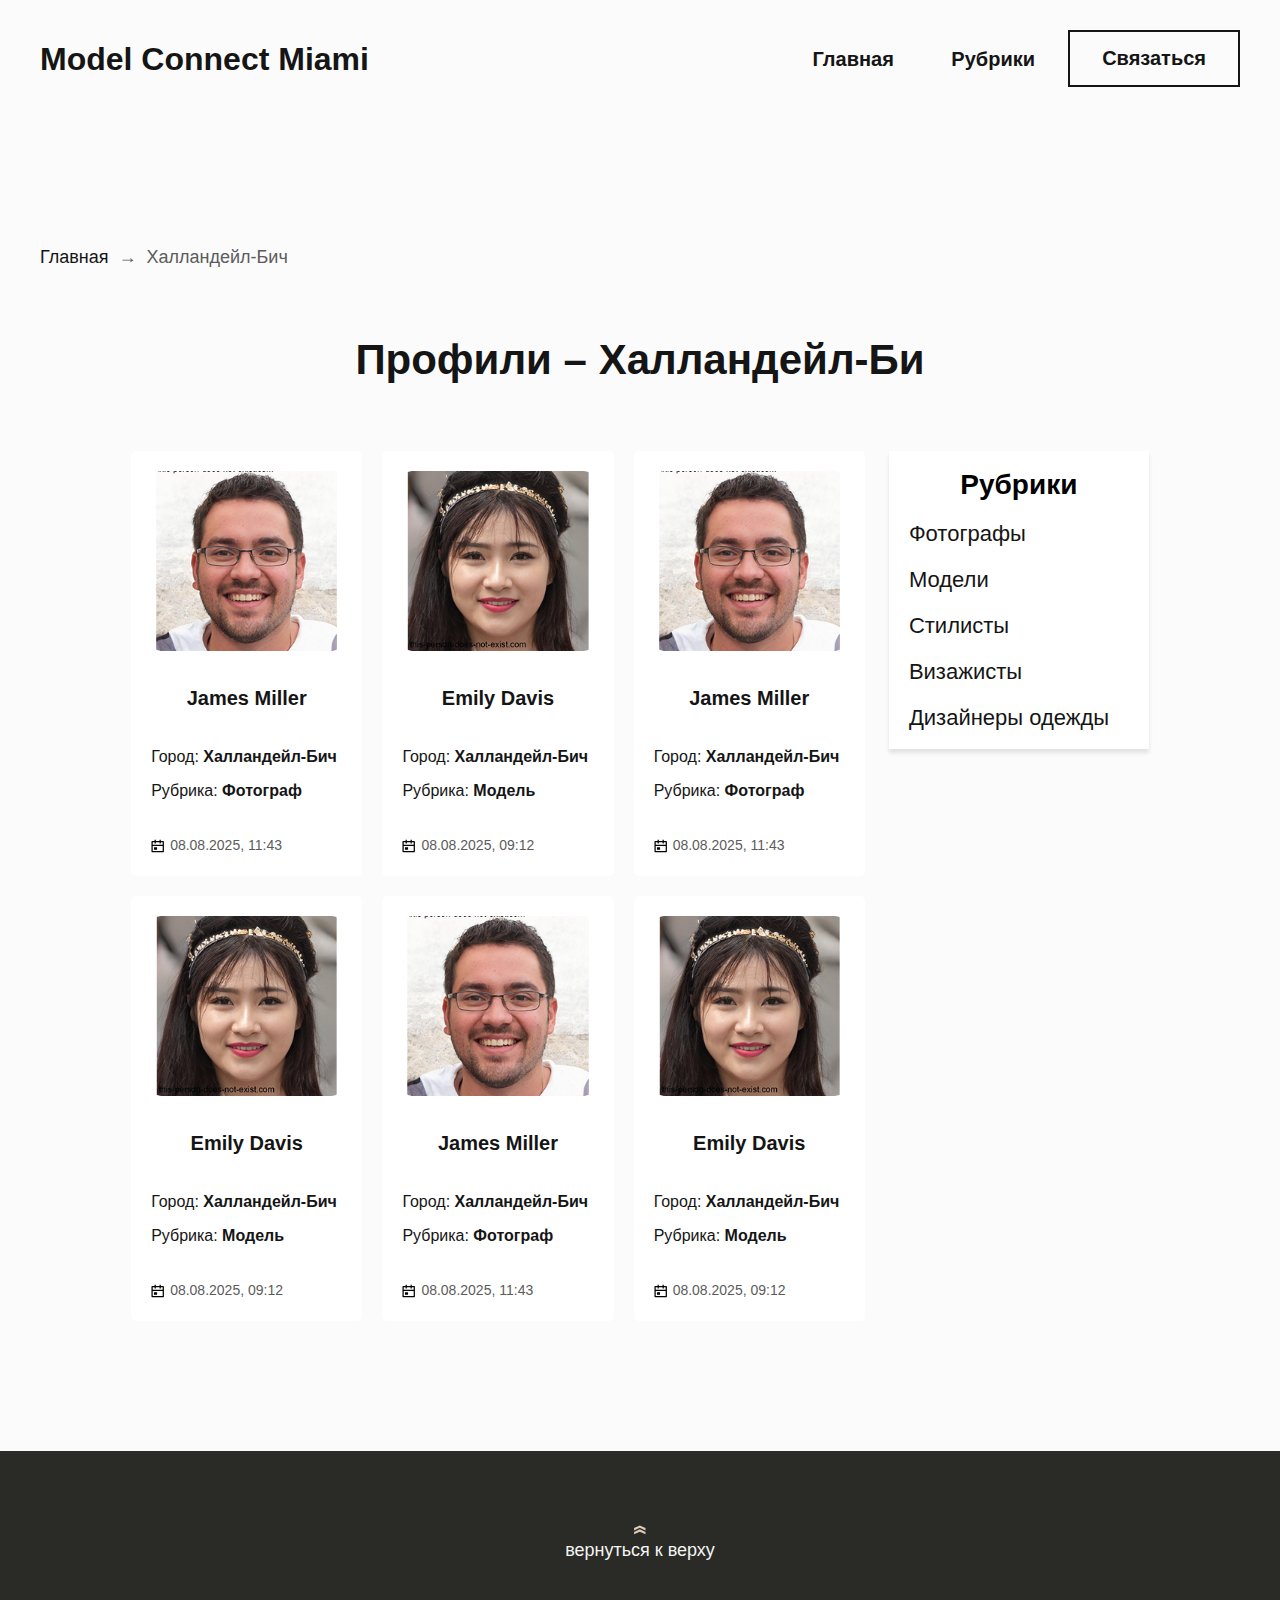
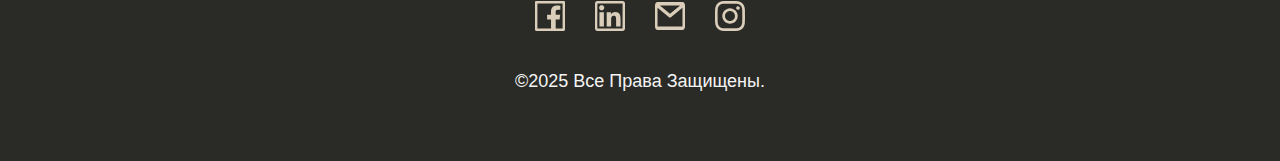
<file: region.html>
<!DOCTYPE html>
<html lang="en">
  <head>
    <meta charset="UTF-8" />
    <meta name="viewport" content="width=device-width, initial-scale=1.0" />
    <title>Category - Model Connect Miami</title>
    <link rel="stylesheet" href="./css/style.css" />
  </head>
  <body>
    <header class="header-wrapper">
      <p class="header-logo-text">Model Connect Miami</p>
      <nav id="navigation">
        <ul class="header-nav-list">
          <li class="header-nav-item">
            <a class="header-nav-item-text" href="./index.html">Главная</a>
          </li>
          <li class="header-nav-item">
            <a class="header-nav-item-text" href="./region.html">Рубрики</a>
          </li>
          <button class="header-button">Связаться</button>
        </ul>
      </nav>
      <img src="./img/icons/menu-burger.svg" alt="Меню" class="menu-icon" />
    </header>

    <main>
      <section class="profiles-section">
        <nav class="breadcrumbs" aria-label="breadcrumb">
          <ul>
            <li><a href="./index.html">Главная</a></li>
            <li>→</li>
            <li>Халландейл-Бич</li>
          </ul>
        </nav>
        <h1 class="profiles-section-title">Профили – Халландейл-Би</h1>
        <div class="main-layout">
          <div class="profiles-section-cards">
            <article class="card">
              <a href="post.html" class="card-link">
                <img
                  class="profile-image"
                  src="./img/profiles/jam_mill.png"
                  alt="James Miller"
                  loading="lazy"
                />
                <h2 class="profile-name">James Miller</h2>
                <div class="profile-details">
                  <p class="profile-city">
                    Город: <span class="city-name"> Халландейл-Бич </span>
                  </p>
                  <p class="profile-job">
                    Рубрика:<span class="job-name"> Фотограф</span>
                  </p>
                </div>
                <div class="profile-time">
                  <img
                    src="./img/icons/time.svg"
                    alt="Иконка времени"
                    class="time-icon"
                    loading="lazy"
                  />
                  <time class="profile-datetime" datetime="2025-08-08T11:43"
                    >08.08.2025, 11:43</time
                  >
                </div>
              </a>
            </article>
            <article class="card">
              <img
                class="profile-image"
                src="./img/profiles/emily_dav.png"
                alt="Emily Davis"
                loading="lazy"
              />
              <h2 class="profile-name">Emily Davis</h2>
              <div class="profile-details">
                <p class="profile-city">
                  Город:
                  <span class="city-name"> Халландейл-Бич</span>
                </p>
                <p class="profile-job">
                  Рубрика:<span class="job-name"> Модель</span>
                </p>
              </div>
              <div class="profile-time">
                <img
                  src="./img/icons/time.svg"
                  alt="Иконка времени"
                  class="time-icon"
                  loading="lazy"
                />
                <time class="profile-datetime" datetime="2025-08-08T11:43"
                  >08.08.2025, 09:12</time
                >
              </div>
            </article>
            <article class="card">
              <a href="post.html" class="card-link">
                <img
                  class="profile-image"
                  src="./img/profiles/jam_mill.png"
                  alt="James Miller"
                  loading="lazy"
                />
                <h2 class="profile-name">James Miller</h2>
                <div class="profile-details">
                  <p class="profile-city">
                    Город: <span class="city-name"> Халландейл-Бич </span>
                  </p>
                  <p class="profile-job">
                    Рубрика:<span class="job-name"> Фотограф</span>
                  </p>
                </div>
                <div class="profile-time">
                  <img
                    src="./img/icons/time.svg"
                    alt="Иконка времени"
                    class="time-icon"
                    loading="lazy"
                  />
                  <time class="profile-datetime" datetime="2025-08-08T11:43"
                    >08.08.2025, 11:43</time
                  >
                </div>
              </a>
            </article>
            <article class="card">
              <img
                class="profile-image"
                src="./img/profiles/emily_dav.png"
                alt="Emily Davis"
                loading="lazy"
              />
              <h2 class="profile-name">Emily Davis</h2>
              <div class="profile-details">
                <p class="profile-city">
                  Город:
                  <span class="city-name"> Халландейл-Бич</span>
                </p>
                <p class="profile-job">
                  Рубрика:<span class="job-name"> Модель</span>
                </p>
              </div>
              <div class="profile-time">
                <img
                  src="./img/icons/time.svg"
                  alt="Иконка времени"
                  class="time-icon"
                  loading="lazy"
                />
                <time class="profile-datetime" datetime="2025-08-08T11:43"
                  >08.08.2025, 09:12</time
                >
              </div>
            </article>
            <article class="card">
              <a href="post.html" class="card-link">
                <img
                  class="profile-image"
                  src="./img/profiles/jam_mill.png"
                  alt="James Miller"
                  loading="lazy"
                />
                <h2 class="profile-name">James Miller</h2>
                <div class="profile-details">
                  <p class="profile-city">
                    Город: <span class="city-name"> Халландейл-Бич </span>
                  </p>
                  <p class="profile-job">
                    Рубрика:<span class="job-name"> Фотограф</span>
                  </p>
                </div>
                <div class="profile-time">
                  <img
                    src="./img/icons/time.svg"
                    alt="Иконка времени"
                    class="time-icon"
                    loading="lazy"
                  />
                  <time class="profile-datetime" datetime="2025-08-08T11:43"
                    >08.08.2025, 11:43</time
                  >
                </div>
              </a>
            </article>
            <article class="card">
              <img
                class="profile-image"
                src="./img/profiles/emily_dav.png"
                alt="Emily Davis"
                loading="lazy"
              />
              <h2 class="profile-name">Emily Davis</h2>
              <div class="profile-details">
                <p class="profile-city">
                  Город:
                  <span class="city-name"> Халландейл-Бич</span>
                </p>
                <p class="profile-job">
                  Рубрика:<span class="job-name"> Модель</span>
                </p>
              </div>
              <div class="profile-time">
                <img
                  src="./img/icons/time.svg"
                  alt="Иконка времени"
                  class="time-icon"
                  loading="lazy"
                />
                <time class="profile-datetime" datetime="2025-08-08T11:43"
                  >08.08.2025, 09:12</time
                >
              </div>
            </article>
          </div>

          <aside class="sidebar">
            <section
              class="category-section-wrapper"
              aria-labelledby="categories"
            >
              <h3 id="categories">Рубрики</h3>
              <ul class="category-list">
                <li class="category-item">
                  <a href="./category.html">Фотографы</a>
                </li>
                <li class="category-item">
                  <a href="./#">Модели</a>
                </li>
                <li class="category-item">
                  <a href="./#">Стилисты</a>
                </li>
                <li class="category-item">
                  <a href="./#">Визажисты</a>
                </li>
                <li class="category-item">
                  <a href="./#">Дизайнеры одежды</a>
                </li>
              </ul>
            </section>
          </aside>
        </div>
      </section>
    </main>

    <footer class="footer-wrapper">
      <a href="#top" class="footer-back-to-top">
        <img
          class="footer-back-icon"
          src="./img/icons/arrow-top.svg"
          alt="Вверх"
          loading="lazy"
        />
        вернуться к верху
      </a>
      <div class="footer-social-list">
        <img
          src="./img/icons/facebook.svg"
          alt="facebook"
          class="footer-social-icon"
          loading="lazy"
        />
        <img
          src="./img/icons/linkedIn.svg"
          alt="linkedIn"
          class="footer-social-icon"
          loading="lazy"
        />
        <img
          src="./img/icons/gmail.svg"
          alt="gmail"
          class="footer-social-icon"
          loading="lazy"
        />
        <img
          src="./img/icons/instagram.svg"
          alt="instagram"
          class="footer-social-icon"
          loading="lazy"
        />
      </div>
      <p>&copy;2025 Все Права Защищены.</p>
    </footer>
  </body>
</html>
</file>
<file: css/style.css>
* {
  margin: 0;
  padding: 0;
  box-sizing: border-box;
}
html {
  scroll-behavior: smooth;
}
body {
  font-family: Arial, Helvetica, sans-serif;
  background-color: #fbfbfb;
}

/* header  */

.header-wrapper {
  display: flex;
  justify-content: space-between;
  align-items: center;
  padding: 30px 40px;
  max-width: 1660px;
  width: 100%;
  margin: 0 auto;
}

.header-logo-text {
  font-size: 32px;
  line-height: 150%;
  font-weight: 600;
  color: #151515;
}

.header-nav-list {
  display: flex;
  align-items: center;
  gap: 10px;
  list-style-type: none;
}
.header-nav-item {
  display: flex;
  align-items: center;
  justify-content: center;
  width: 130px;
  height: 46px;
}

.header-nav-item-text {
  line-height: 150%;
  font-weight: 600;
  color: #151515;
  font-size: 20px;
  text-decoration: none;
}

.header-nav-item-text:hover::after {
  content: "";
  width: 100%;
  height: 2px;
  background-color: #151515;
  display: block;
}

.header-button {
  display: flex;
  align-items: center;
  justify-content: center;
  padding: 15px 32px;
  font-size: 20px;
  color: #151515;
  background: none;
  border: none;
  outline: none;
  font-weight: 600;
  box-shadow: none;
  cursor: pointer;
  border: 2px solid #151515;
}

.menu-icon {
  display: none;
}

/* index.html  */
/* profiles section */

.profiles-section {
  padding: 130px 0px;
  display: flex;
  flex-direction: column;
  justify-content: center;
  align-items: center;
  gap: 60px;
}

.profiles-section-title {
  font-size: 42px;
  text-align: center;
  color: #151515;
  line-height: 150%;
}

.profiles-section-cards {
  display: grid;
  grid-template-columns: repeat(4, 1fr);
  gap: 25px;
}

.main-layout {
  display: flex;
  align-items: flex-start;
  gap: 40px;
  justify-content: center;
  max-width: 1670px;
}
/* sidebar */
.sidebar {
  width: 320px;
  flex-shrink: 0;
}

.sidebar section {
  margin-bottom: 40px;
}

/* card */
.card {
  display: flex;
  flex-direction: column;

  gap: 32px;
  border-radius: 5px;
  padding: 20px;
  background-color: #fff;
  width: 294px;
}

.card-link {
  display: flex;
  gap: 32px;
  flex-direction: column;
  text-decoration: none;
}

.profile-image {
  height: 240px;
  border-radius: 10px;
  overflow: hidden;
  flex-shrink: 0;
  object-fit: cover;
}
.profile-name {
  font-size: 24px;
  text-align: center;
  line-height: 150%;
  color: #151515;
}

.profile-details {
  display: flex;
  flex-direction: column;
  gap: 10px;
}

.profile-details {
  font-size: 18px;
  line-height: 150%;
  color: #151515;
}
.city-name,
.job-name {
  font-weight: 600;
}

.profile-time {
  display: flex;
  align-items: center;
  gap: 5px;
}

.time-icon {
  height: 14px;
  width: 14px;
}

.profile-datetime {
  font-size: 14px;
  line-height: 150%;
  color: #5c5c5c;
}

/* region-category section  */

.region-section-wrapper,
.category-section-wrapper {
  display: flex;
  flex-direction: column;
  box-shadow: 0px 4px 4px rgba(0, 0, 0, 0.1);
  background-color: #fff;
  padding: 25px 50px;
  gap: 20px;
}

#regions,
#categories {
  font-size: 28px;
  font-weight: 600;
  text-align: center;
}

.region-list,
.category-list {
  display: flex;
  flex-direction: column;
  gap: 20px;
  list-style-type: none;
}

.region-item a,
.category-item a {
  font-size: 22px;
  color: #151515;
  text-decoration: none;
}
.region-item a:hover,
.category-item a:hover {
  text-decoration: underline;
}

/* footer */
.footer-wrapper {
  display: flex;
  flex-direction: column;
  align-items: center;
  justify-content: center;
  height: 310px;
  padding: 30px 0;
  background-color: #2a2b26;
  color: #f4f4f4;
  text-align: center;
  font-size: 18px;
  gap: 40px;
}
.footer-back-to-top {
  display: flex;
  flex-direction: column;
  justify-content: center;
  align-items: center;
  color: #f4f4f4;
  text-decoration: none;
}

.footer-back-icon {
  width: 20px;
  height: 20px;
}

.footer-social-list {
  display: flex;

  gap: 30px;
}
.footer-social-icon {
  height: 30px;
  width: 30px;
}

/* category */

.breadcrumbs {
  max-width: 1660px;
  width: 100%;
  margin: 0 auto;
  padding: 0 40px;
}
.breadcrumbs ul {
  display: flex;

  align-items: center;
  gap: 10px;
  list-style: none;
  padding: 0;
  font-size: 18px;
}
.breadcrumbs a {
  color: #151515;
  text-decoration: none;
  transition: text-decoration 0.2s;
}
.breadcrumbs a:hover {
  text-decoration: underline;
}
.breadcrumbs li {
  color: #5c5c5c;
}

/* profile */

.profile-post-section {
  max-width: 1660px;
  display: flex;
  gap: 60px;
  flex-direction: column;

  margin: 0 auto;
  padding: 130px 0;
}

.profile-post-title {
  font-size: 36px;
  text-align: center;
  margin-bottom: 40px;
  color: #151515;
  font-weight: 700;
  line-height: 1.2;
}

.profile-post-main {
  display: flex;
  gap: 48px;
}

.profile-post-gallery {
  display: flex;
  flex-direction: column;
  gap: 20px;
  flex: 0 0 340px;
}

.profile-post-image {
  width: 340px;
  height: 240px;
  object-fit: cover;
  border-radius: 10px;
  background: #eee;
}

.profile-post-info {
  display: flex;
  flex-direction: column;
  gap: 24px;
}

.profile-post-details {
  list-style: none;
  padding: 0;
  margin: 0 0 12px 0;
  font-size: 20px;
  color: #151515;
  display: flex;
  flex-direction: column;
  gap: 6px;
}

.profile-post-description p {
  font-size: 18px;
  color: #333;
  line-height: 1.5;
  margin: 0;
}

.profile-post-contacts p {
  font-size: 18px;
  margin: 0 0 8px 0;
}

.profile-post-contacts a {
  color: #151515;
  text-decoration: underline;
  transition: color 0.2s;
}

.profile-post-contacts a:hover {
  color: #bfa97a;
}

.card-link:hover {
  background: #f5f5f5;
}

.profile-post-button {
  display: flex;
  width: 172px;
  align-items: center;
  justify-content: center;
  padding: 15px 32px;
  font-size: 20px;
  color: #151515;
  background: none;
  border: none;
  outline: none;
  font-weight: 600;
  box-shadow: none;
  cursor: pointer;
  border: 2px solid #151515;
}

/* --- Адаптив  --- */

@media (max-width: 1660px) {
  .main-layout {
    max-width: 1200px;
    padding: 0 24px;
    gap: 24px;
  }
  .profiles-section-cards {
    grid-template-columns: repeat(3, 1fr);
    gap: 20px;
  }
  .sidebar {
    width: 260px;
  }
  .region-section-wrapper,
  .category-section-wrapper {
    padding: 18px 20px;
  }
  .card,
  .card-link {
    width: 100%;
  }
  .profile-image {
    height: 180px;
  }
  .profile-name {
    font-size: 20px;
  }
  .profile-details {
    font-size: 16px;
  }
  .profile-post-section {
    max-width: 1200px;
    padding: 80px 24px;
    gap: 40px;
  }
  .profile-post-title {
    font-size: 28px;
  }
  .profile-post-main {
    gap: 32px;
  }
  .profile-post-gallery {
    flex: 0 0 240px;
    gap: 12px;
  }
  .profile-post-image {
    width: 240px;
    height: 160px;
  }
}
@media (max-width: 1024px) {
  .header-wrapper {
    padding: 30px 20px;
  }
  .header-logo-text {
    font-size: 24px;
  }
  #navigation {
    display: none;
  }
  .menu-icon {
    display: block;
    width: 30px;
    height: 30px;
    cursor: pointer;
  }
  .main-layout {
    flex-direction: column;
    gap: 0;
    max-width: 100%;
    padding: 0 8px;
  }
  .profiles-section {
    padding: 80px 0 60px 0;
  }
  .profiles-section-cards {
    grid-template-columns: 1fr 1fr;
    gap: 16px;
    margin-top: 24px;
  }
  .sidebar {
    width: 100%;
    margin-top: 32px;
    order: 2;
  }
  .profiles-section-title {
    font-size: 26px;
    padding: 0 8px;
  }
  .card,
  .card-link {
    width: 100%;
    font-size: 16px;
  }
  .profile-image {
    height: 160px;
  }
  .footer-wrapper {
    flex-direction: column;
    align-items: center;
    text-align: center;
    padding: 24px 8px;
    height: auto;
    gap: 24px;
  }
  .footer-social-list {
    justify-content: center;
    margin: 16px 0;
    gap: 18px;
  }
  .footer-back-to-top {
    font-size: 18px;
    margin-bottom: 12px;
  }
  .region-section-wrapper,
  .category-section-wrapper {
    padding: 18px 12px;
    gap: 12px;
  }
  #regions,
  #categories {
    font-size: 22px;
  }
  .region-list,
  .category-list {
    gap: 10px;
  }
  .region-item a,
  .category-item a {
    font-size: 18px;
  }
  .breadcrumbs {
    padding: 0 20px;
  }
  .breadcrumbs ul {
    font-size: 14px;
    gap: 6px;
  }
  .profile-post-section {
    padding: 32px 20px;
    gap: 32px;
  }
  .profile-post-title {
    font-size: 22px;
    margin-bottom: 20px;
  }
  .profile-post-main {
    flex-direction: column;
    gap: 18px;
  }
  .profile-post-gallery {
    flex-direction: row;
    gap: 8px;
    justify-content: center;
    flex: none;
  }
  .profile-post-image {
    width: 120px;
    height: 90px;
  }
  .profile-post-details {
    font-size: 16px;
  }
  .profile-post-description p,
  .profile-post-contacts p {
    font-size: 15px;
  }
}
@media (max-width: 600px) {
  .profiles-section {
    padding: 60px 0 40px 0;
  }
  .profile-post-button {
    margin: 0 auto;
  }
  .header-logo-text {
    font-size: 18px;
  }
  .profiles-section-cards {
    grid-template-columns: 1fr;
    gap: 10px;
  }
  .profile-image {
    height: 110px;
  }
  .profile-post-image {
    width: 80px;
    height: 60px;
  }
  .profiles-section-title {
    font-size: 18px;
  }
}
</file>
